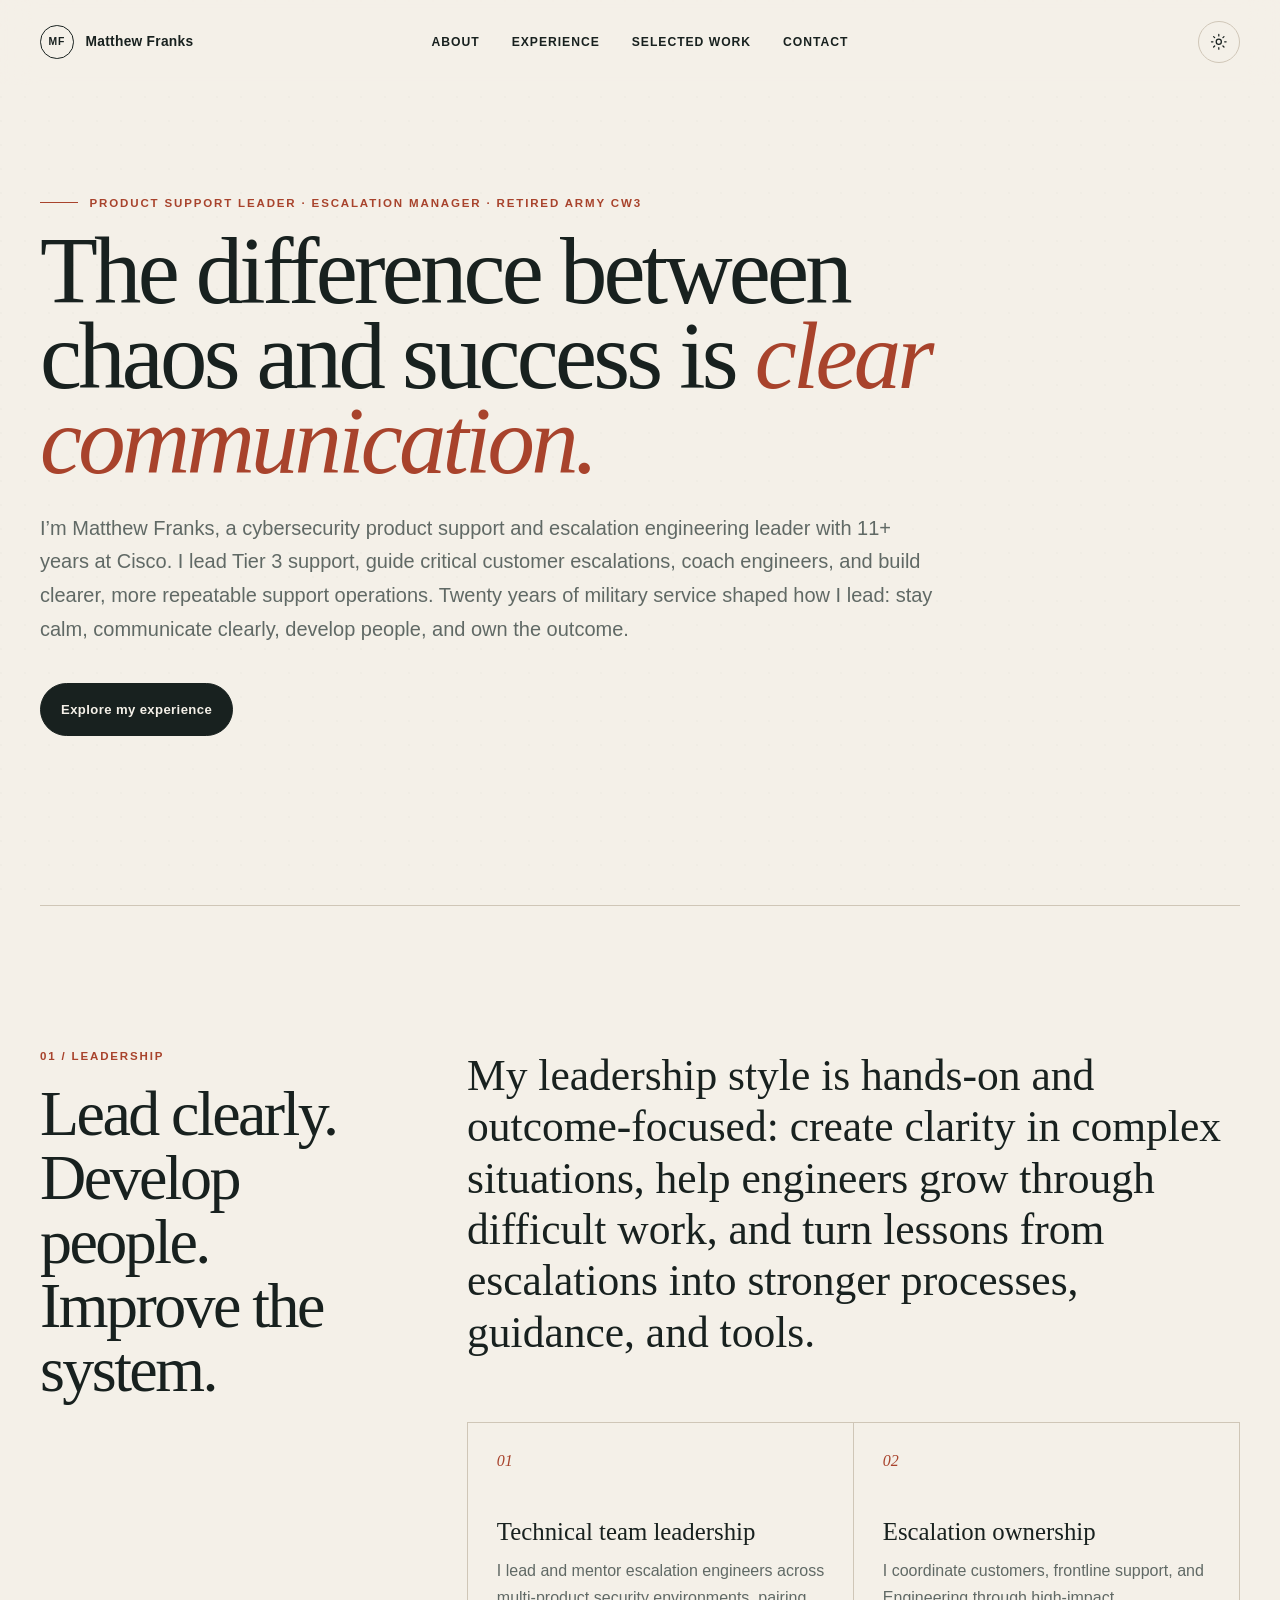
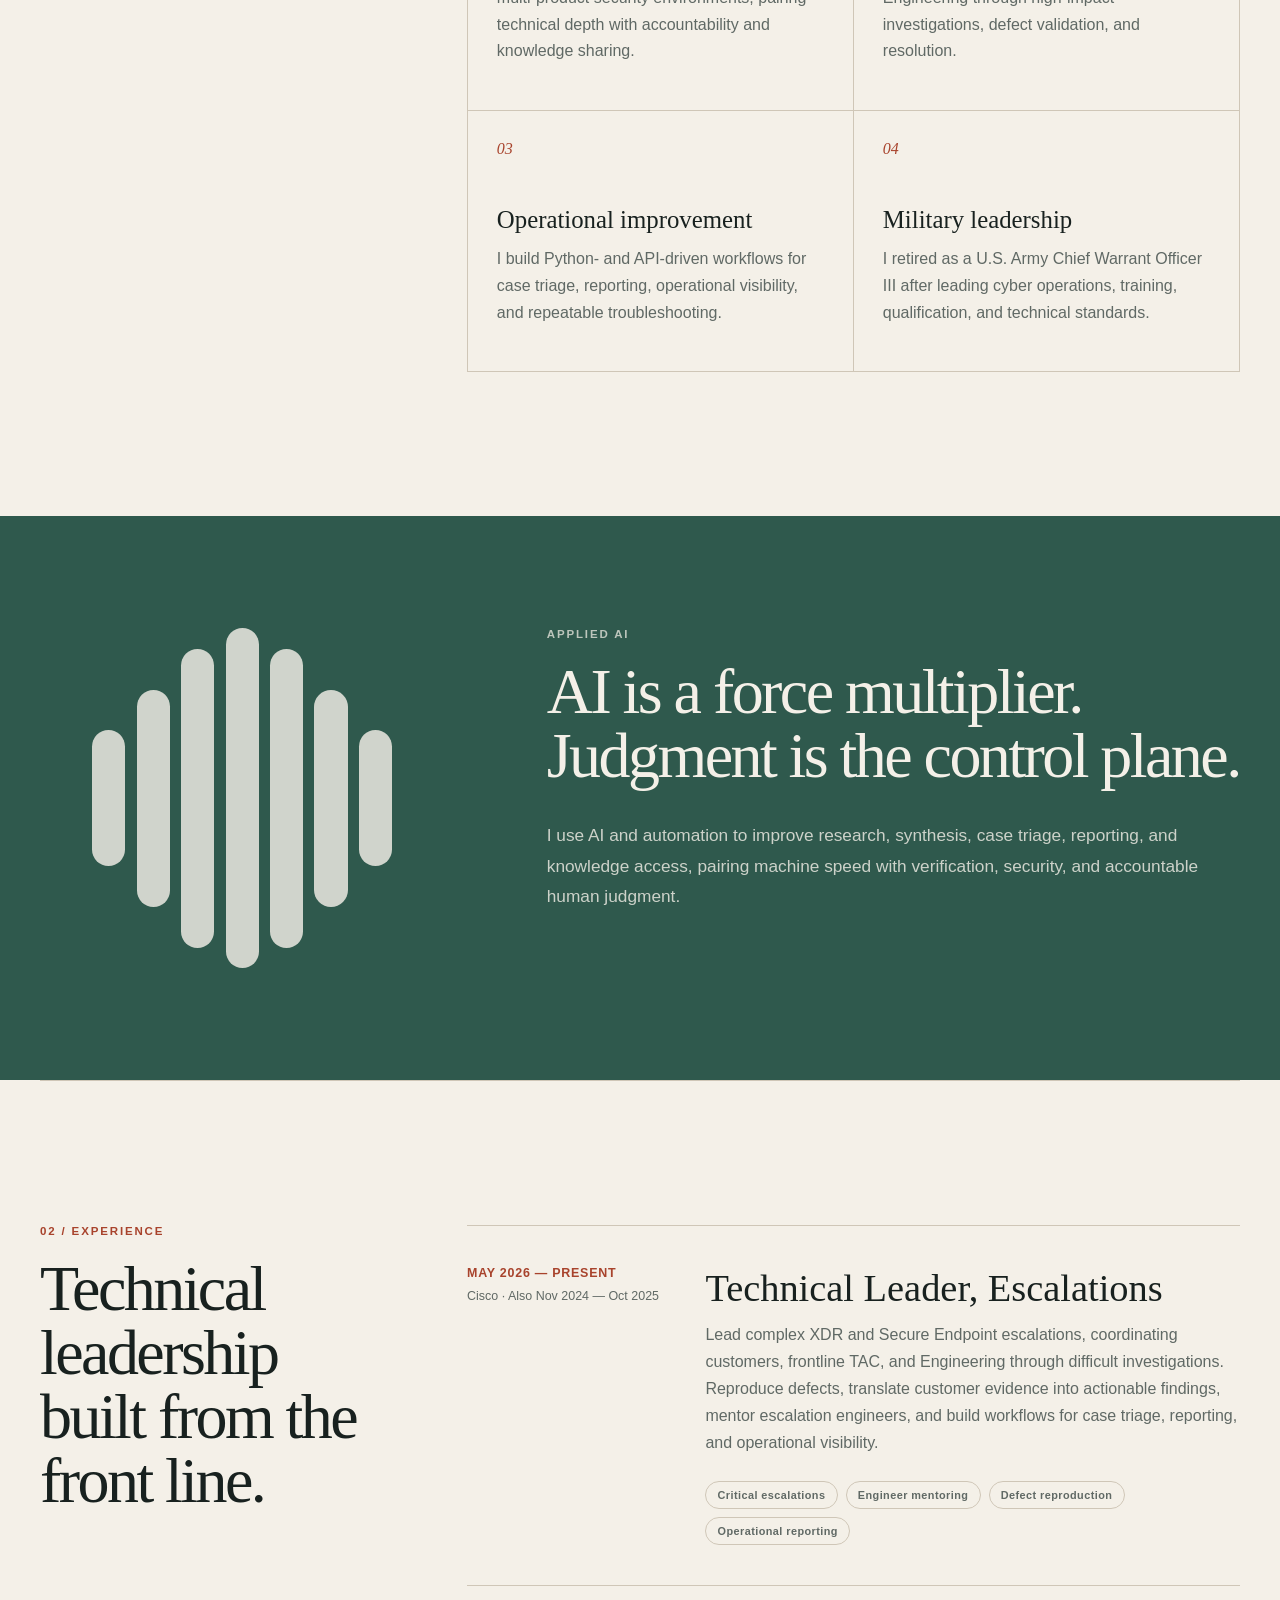
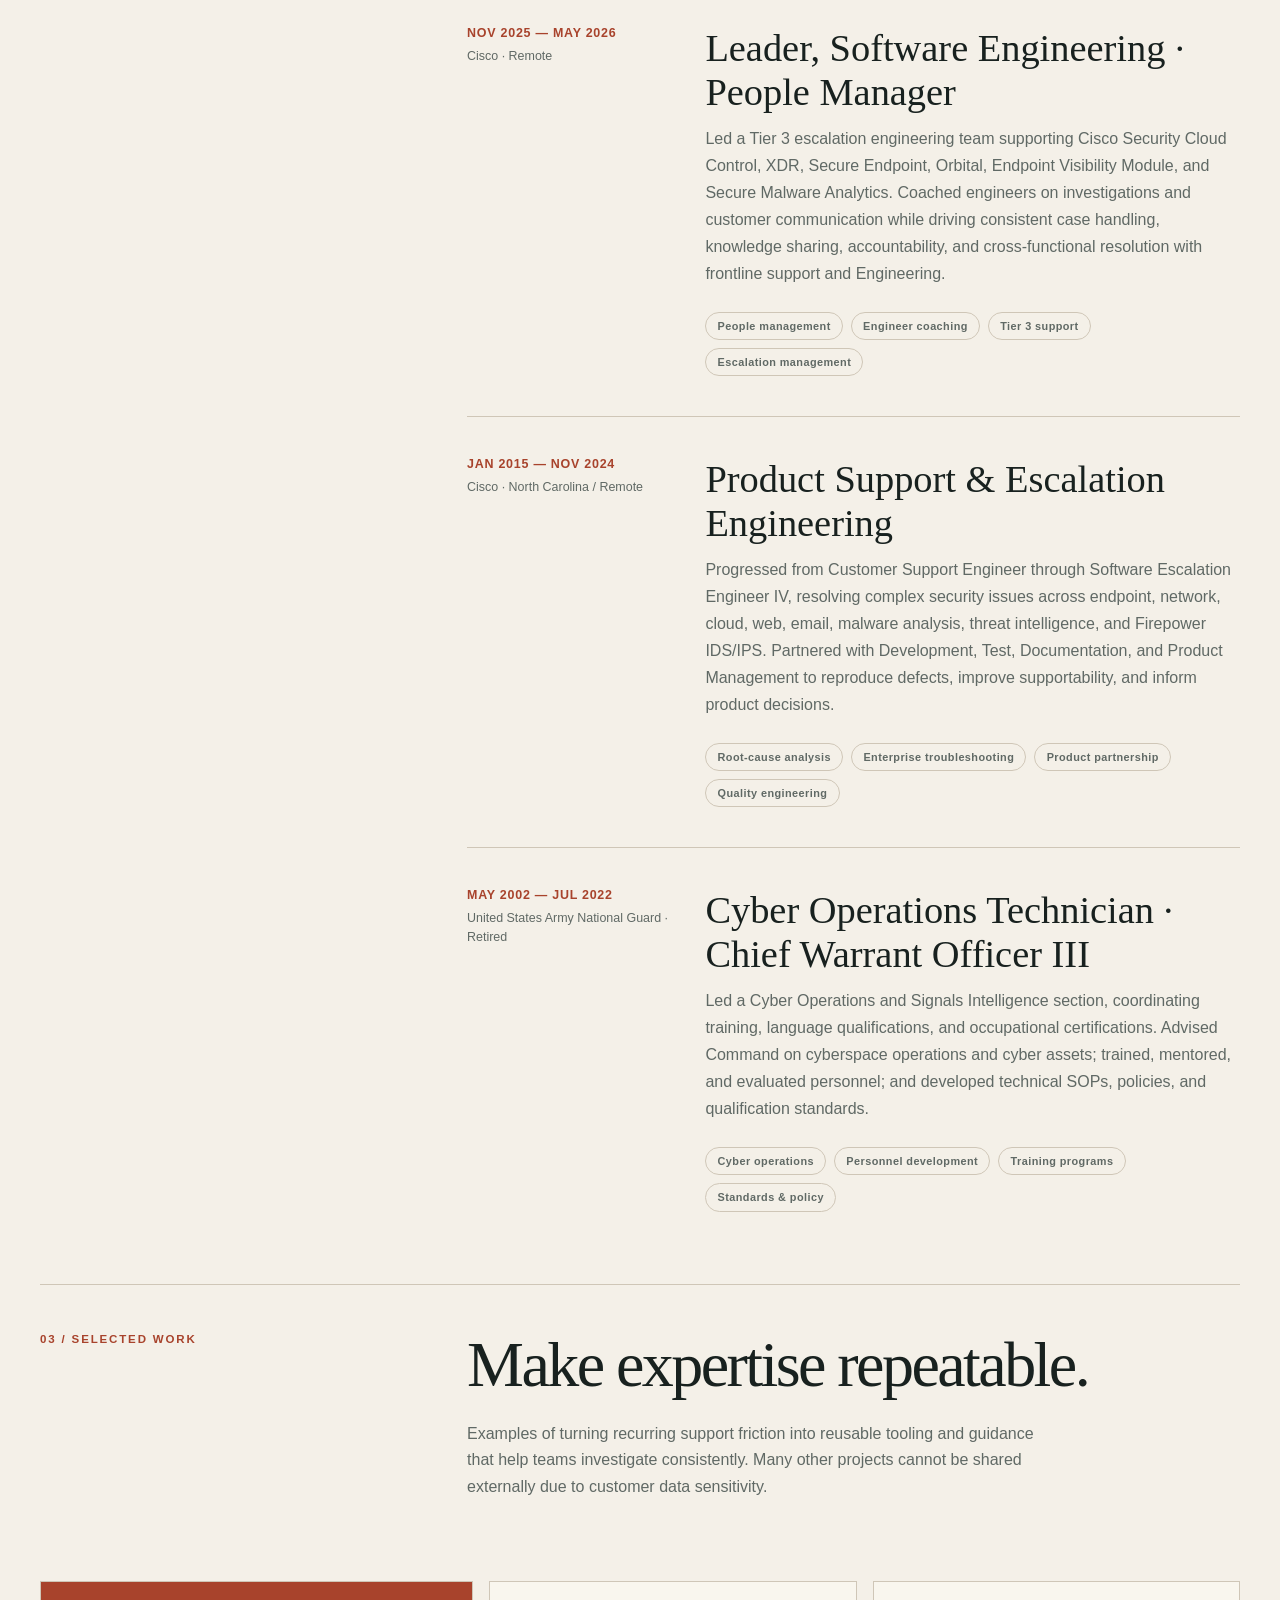
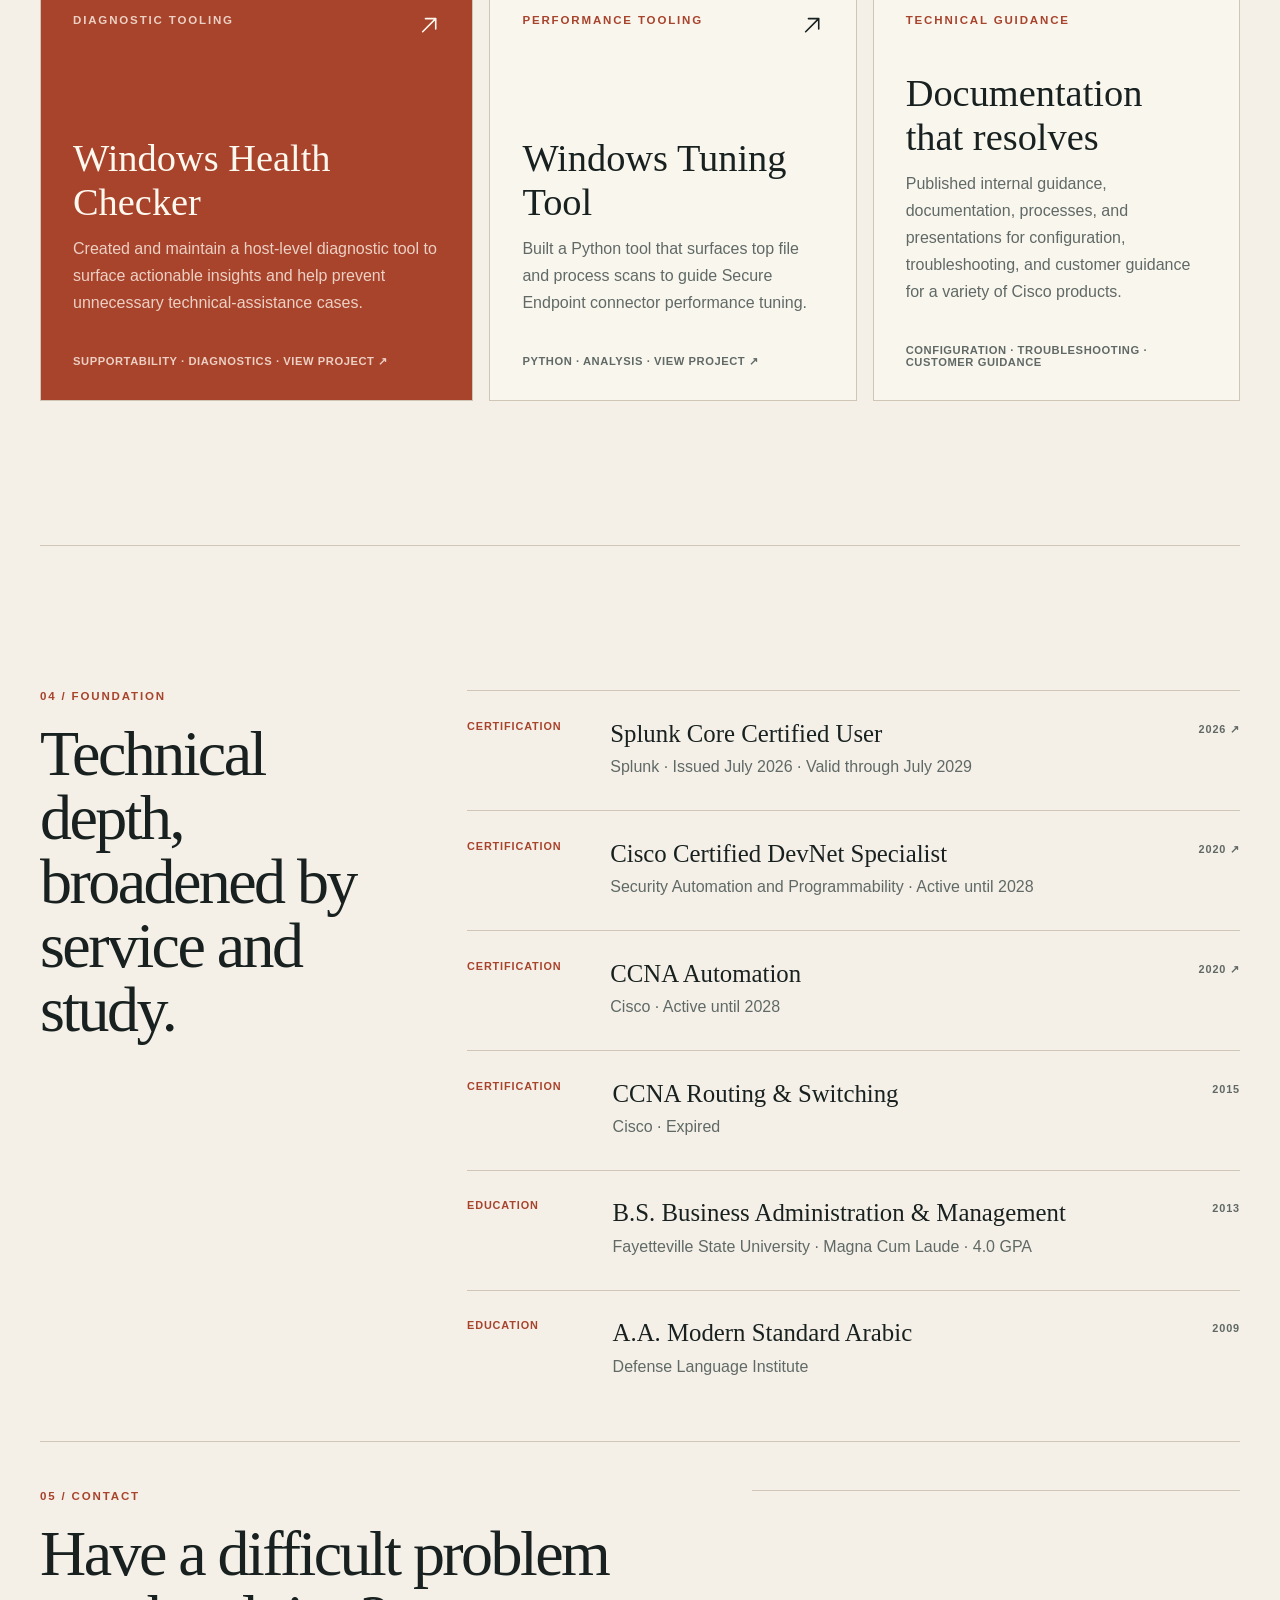
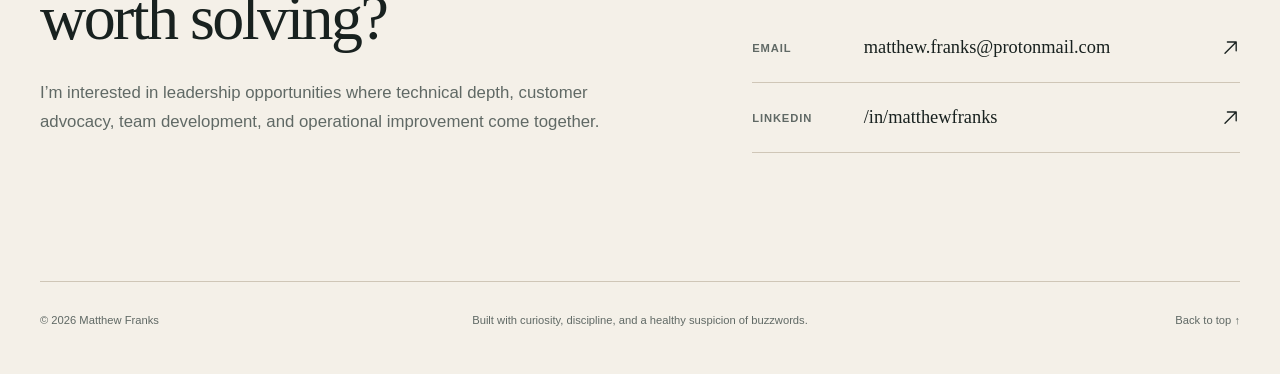
<file: index.html>
<!doctype html>
<html lang="en" data-theme="light">
  <head>
    <meta charset="utf-8" />
    <meta name="viewport" content="width=device-width, initial-scale=1" />
    <meta
      name="description"
      content="Matthew Franks is a cybersecurity product support and escalation engineering leader with 11+ years at Cisco and 20 years of military service and cyber leadership."
    />
    <meta name="theme-color" content="#f4f0e8" />
    <meta property="og:title" content="Matthew Franks | Cybersecurity Product Support Leader" />
    <meta
      property="og:description"
      content="Technical team leadership, critical escalation management, support operations, practical AI, and military service."
    />
    <meta property="og:type" content="website" />
    <meta property="og:url" content="https://matthew-franks.com/" />
    <link rel="canonical" href="https://matthew-franks.com/" />
    <link rel="icon" href="assets/favicon.svg" type="image/svg+xml" />
    <link rel="stylesheet" href="styles.css" />
    <script src="app.js" defer></script>
    <script type="application/ld+json">
      {
        "@context": "https://schema.org",
        "@type": "Person",
        "name": "Matthew Franks",
        "url": "https://matthew-franks.com/",
        "jobTitle": "Cybersecurity Product Support and Escalation Engineering Leader",
        "email": "mailto:matthew.franks@protonmail.com",
        "address": {
          "@type": "PostalAddress",
          "addressLocality": "Clayton",
          "addressRegion": "NC",
          "addressCountry": "US"
        },
        "sameAs": ["https://www.linkedin.com/in/matthewfranks"]
      }
    </script>
    <title>Matthew Franks | Cybersecurity Product Support Leader</title>
  </head>
  <body>
    <a class="skip-link" href="#main">Skip to content</a>
    <header class="site-header" data-header>
      <a class="brand" href="#top" aria-label="Matthew Franks, home">
        <span class="brand-mark" aria-hidden="true">MF</span>
        <span class="brand-name">Matthew Franks</span>
      </a>

      <nav class="desktop-nav" aria-label="Primary navigation">
        <a href="#about">About</a>
        <a href="#experience">Experience</a>
        <a href="#work">Selected work</a>
        <a href="#contact">Contact</a>
      </nav>

      <div class="header-actions">
        <button class="icon-button" type="button" data-theme-toggle aria-label="Switch to dark theme">
          <svg class="sun-icon" viewBox="0 0 24 24" aria-hidden="true">
            <circle cx="12" cy="12" r="3.5"></circle>
            <path d="M12 2v2M12 20v2M4.93 4.93l1.42 1.42M17.65 17.65l1.42 1.42M2 12h2M20 12h2M4.93 19.07l1.42-1.42M17.65 6.35l1.42-1.42"></path>
          </svg>
          <svg class="moon-icon" viewBox="0 0 24 24" aria-hidden="true">
            <path d="M20.5 15.7A8.5 8.5 0 0 1 8.3 3.5a8.5 8.5 0 1 0 12.2 12.2Z"></path>
          </svg>
        </button>
        <button class="menu-button" type="button" data-menu-toggle aria-expanded="false" aria-controls="mobile-nav">
          <span></span><span></span>
          <span class="sr-only">Open menu</span>
        </button>
      </div>

      <nav class="mobile-nav" id="mobile-nav" data-mobile-nav aria-label="Mobile navigation">
        <a href="#about">About</a>
        <a href="#experience">Experience</a>
        <a href="#work">Selected work</a>
        <a href="#contact">Contact</a>
      </nav>
    </header>

    <main id="main">
      <section class="hero" id="top" aria-labelledby="hero-title">
        <div class="hero-copy reveal">
          <p class="eyebrow"><span></span> Product support leader · escalation manager · retired Army CW3</p>
          <h1 id="hero-title">The difference between chaos and success is <em>clear communication.</em></h1>
          <p class="hero-intro">
            I’m Matthew Franks, a cybersecurity product support and escalation engineering leader with 11+ years at
            Cisco. I lead Tier 3 support, guide critical customer escalations, coach engineers, and build clearer,
            more repeatable support operations. Twenty years of military service shaped how I lead: stay calm,
            communicate clearly, develop people, and own the outcome.
          </p>
          <div class="hero-actions">
            <a class="button button-primary" href="#experience">Explore my experience</a>
          </div>
        </div>

      </section>

      <section class="section about" id="about" aria-labelledby="about-title">
        <div class="section-heading reveal">
          <p class="section-number">01 / Leadership</p>
          <h2 id="about-title">Lead clearly.<br />Develop people.<br />Improve the system.</h2>
        </div>
        <div class="about-content">
          <p class="lead reveal">
            My leadership style is hands-on and outcome-focused: create clarity in complex situations, help engineers
            grow through difficult work, and turn lessons from escalations into stronger processes, guidance, and tools.
          </p>
          <div class="strength-grid">
            <article class="strength-card reveal">
              <span class="card-number">01</span>
              <h3>Technical team leadership</h3>
              <p>I lead and mentor escalation engineers across multi-product security environments, pairing technical depth with accountability and knowledge sharing.</p>
            </article>
            <article class="strength-card reveal">
              <span class="card-number">02</span>
              <h3>Escalation ownership</h3>
              <p>I coordinate customers, frontline support, and Engineering through high-impact investigations, defect validation, and resolution.</p>
            </article>
            <article class="strength-card reveal">
              <span class="card-number">03</span>
              <h3>Operational improvement</h3>
              <p>I build Python- and API-driven workflows for case triage, reporting, operational visibility, and repeatable troubleshooting.</p>
            </article>
            <article class="strength-card reveal">
              <span class="card-number">04</span>
              <h3>Military leadership</h3>
              <p>I retired as a U.S. Army Chief Warrant Officer III after leading cyber operations, training, qualification, and technical standards.</p>
            </article>
          </div>
        </div>
      </section>

      <section class="ai-band" aria-labelledby="ai-title">
        <div class="ai-signal reveal" aria-hidden="true">
          <span></span><span></span><span></span><span></span><span></span><span></span><span></span>
        </div>
        <div class="ai-copy reveal">
          <p class="section-number">Applied AI</p>
          <h2 id="ai-title">AI is a force multiplier.<br />Judgment is the control plane.</h2>
          <p>
            I use AI and automation to improve research, synthesis, case triage, reporting, and knowledge access,
            pairing machine speed with verification, security, and accountable human judgment.
          </p>
        </div>
      </section>

      <section class="section experience" id="experience" aria-labelledby="experience-title">
        <div class="section-heading reveal">
          <p class="section-number">02 / Experience</p>
          <h2 id="experience-title">Technical leadership built from the front line.</h2>
        </div>
        <div class="timeline">
          <article class="timeline-item reveal">
            <div class="timeline-meta">
              <p>May 2026 — Present</p>
              <span>Cisco · Also Nov 2024 — Oct 2025</span>
            </div>
            <div class="timeline-body">
              <h3>Technical Leader, Escalations</h3>
              <p>
                Lead complex XDR and Secure Endpoint escalations, coordinating customers, frontline TAC, and
                Engineering through difficult investigations. Reproduce defects, translate customer evidence into
                actionable findings, mentor escalation engineers, and build workflows for case triage, reporting, and
                operational visibility.
              </p>
              <ul class="tag-list" aria-label="Technical Leader focus areas">
                <li>Critical escalations</li><li>Engineer mentoring</li><li>Defect reproduction</li><li>Operational reporting</li>
              </ul>
            </div>
          </article>

          <article class="timeline-item reveal">
            <div class="timeline-meta">
              <p>Nov 2025 — May 2026</p>
              <span>Cisco · Remote</span>
            </div>
            <div class="timeline-body">
              <h3>Leader, Software Engineering · People Manager</h3>
              <p>
                Led a Tier 3 escalation engineering team supporting Cisco Security Cloud Control, XDR, Secure Endpoint,
                Orbital, Endpoint Visibility Module, and Secure Malware Analytics. Coached engineers on investigations
                and customer communication while driving consistent case handling, knowledge sharing, accountability,
                and cross-functional resolution with frontline support and Engineering.
              </p>
              <ul class="tag-list" aria-label="Software Engineering Leader focus areas">
                <li>People management</li><li>Engineer coaching</li><li>Tier 3 support</li><li>Escalation management</li>
              </ul>
            </div>
          </article>

          <article class="timeline-item reveal">
            <div class="timeline-meta">
              <p>Jan 2015 — Nov 2024</p>
              <span>Cisco · North Carolina / Remote</span>
            </div>
            <div class="timeline-body">
              <h3>Product Support & Escalation Engineering</h3>
              <p>
                Progressed from Customer Support Engineer through Software Escalation Engineer IV, resolving complex
                security issues across endpoint, network, cloud, web, email, malware analysis, threat intelligence, and
                Firepower IDS/IPS. Partnered with Development, Test, Documentation, and Product Management to reproduce
                defects, improve supportability, and inform product decisions.
              </p>
              <ul class="tag-list" aria-label="Product support focus areas">
                <li>Root-cause analysis</li><li>Enterprise troubleshooting</li><li>Product partnership</li><li>Quality engineering</li>
              </ul>
            </div>
          </article>

          <article class="timeline-item reveal">
            <div class="timeline-meta">
              <p>May 2002 — Jul 2022</p>
              <span>United States Army National Guard · Retired</span>
            </div>
            <div class="timeline-body">
              <h3>Cyber Operations Technician · Chief Warrant Officer III</h3>
              <p>
                Led a Cyber Operations and Signals Intelligence section, coordinating training, language qualifications,
                and occupational certifications. Advised Command on cyberspace operations and cyber assets; trained,
                mentored, and evaluated personnel; and developed technical SOPs, policies, and qualification standards.
              </p>
              <ul class="tag-list" aria-label="Military leadership focus areas">
                <li>Cyber operations</li><li>Personnel development</li><li>Training programs</li><li>Standards & policy</li>
              </ul>
            </div>
          </article>

        </div>
      </section>

      <section class="section work" id="work" aria-labelledby="work-title">
        <div class="section-heading reveal">
          <p class="section-number">03 / Selected work</p>
          <h2 id="work-title">Make expertise repeatable.</h2>
          <p class="section-intro">Examples of turning recurring support friction into reusable tooling and guidance that help teams investigate consistently. Many other projects cannot be shared externally due to customer data sensitivity.</p>
        </div>
        <div class="work-grid">
          <a
            class="work-card work-card-featured reveal"
            href="https://github.com/mafranks/CSE_Health_Checker"
            target="_blank"
            rel="noreferrer"
          >
            <div class="work-card-top">
              <span class="work-type">Diagnostic tooling</span>
              <svg viewBox="0 0 24 24" aria-hidden="true"><path d="M5 19 19 5M8 5h11v11"></path></svg>
            </div>
            <h3>Windows Health Checker</h3>
            <p>Created and maintain a host-level diagnostic tool to surface actionable insights and help prevent unnecessary technical-assistance cases.</p>
            <span class="work-tech">Supportability · Diagnostics · View project ↗</span>
          </a>

          <a
            class="work-card reveal"
            href="https://github.com/CiscoSecurity/amp-05-windows-tune"
            target="_blank"
            rel="noreferrer"
          >
            <div class="work-card-top">
              <span class="work-type">Performance tooling</span>
              <svg viewBox="0 0 24 24" aria-hidden="true"><path d="M5 19 19 5M8 5h11v11"></path></svg>
            </div>
            <h3>Windows Tuning Tool</h3>
            <p>Built a Python tool that surfaces top file and process scans to guide Secure Endpoint connector performance tuning.</p>
            <span class="work-tech">Python · Analysis · View project ↗</span>
          </a>

          <article class="work-card work-card-static reveal">
            <div class="work-card-top">
              <span class="work-type">Technical guidance</span>
            </div>
            <h3>Documentation that resolves</h3>
            <p>Published internal guidance, documentation, processes, and presentations for configuration, troubleshooting, and customer guidance for a variety of Cisco products.</p>
            <span class="work-tech">Configuration · Troubleshooting · Customer guidance</span>
          </article>
        </div>
      </section>

      <section class="section credentials" aria-labelledby="credentials-title">
        <div class="section-heading reveal">
          <p class="section-number">04 / Foundation</p>
          <h2 id="credentials-title">Technical depth, broadened by service and study.</h2>
        </div>
        <div class="credential-list">
          <a
            class="credential credential-link reveal"
            href="https://www.credly.com/badges/99fcb1b1-d630-49a5-93c2-310d454e0733/linked_in_profile"
            target="_blank"
            rel="noreferrer"
          >
            <span>Certification</span>
            <div>
              <h3>Splunk Core Certified User</h3>
              <p>Splunk · Issued July 2026 · Valid through July 2029</p>
            </div>
            <p class="credential-year">2026</p>
          </a>
          <a
            class="credential credential-link reveal"
            href="https://www.credly.com/badges/4f5cfa66-0d8d-4920-82dc-45a0ebe1dcce/linked_in_profile"
            target="_blank"
            rel="noreferrer"
          >
            <span>Certification</span>
            <div>
              <h3>Cisco Certified DevNet Specialist</h3>
              <p>Security Automation and Programmability · Active until 2028</p>
            </div>
            <p class="credential-year">2020</p>
          </a>
          <a
            class="credential credential-link reveal"
            href="https://www.credly.com/badges/6548aad6-54a6-44ff-acab-68859383d7c9/linked_in_profile"
            target="_blank"
            rel="noreferrer"
          >
            <span>Certification</span>
            <div>
              <h3>CCNA Automation</h3>
              <p>Cisco · Active until 2028</p>
            </div>
            <p class="credential-year">2020</p>
          </a>
          <article class="credential reveal">
            <span>Certification</span>
            <div>
              <h3>CCNA Routing & Switching</h3>
              <p>Cisco · Expired</p>
            </div>
            <p class="credential-year">2015</p>
          </article>
          <article class="credential reveal">
            <span>Education</span>
            <div>
              <h3>B.S. Business Administration & Management</h3>
              <p>Fayetteville State University · Magna Cum Laude · 4.0 GPA</p>
            </div>
            <p class="credential-year">2013</p>
          </article>
          <article class="credential reveal">
            <span>Education</span>
            <div>
              <h3>A.A. Modern Standard Arabic</h3>
              <p>Defense Language Institute</p>
            </div>
            <p class="credential-year">2009</p>
          </article>
        </div>
      </section>

      <section class="contact" id="contact" aria-labelledby="contact-title">
        <div class="contact-copy reveal">
          <p class="section-number">05 / Contact</p>
          <h2 id="contact-title">Have a difficult problem worth solving?</h2>
          <p>I’m interested in leadership opportunities where technical depth, customer advocacy, team development, and operational improvement come together.</p>
        </div>
        <div class="contact-actions reveal">
          <a class="contact-link" href="mailto:matthew.franks@protonmail.com">
            <span>Email</span>
            <strong>matthew.franks@protonmail.com</strong>
            <svg viewBox="0 0 24 24" aria-hidden="true"><path d="M5 19 19 5M8 5h11v11"></path></svg>
          </a>
          <a class="contact-link" href="https://www.linkedin.com/in/matthewfranks" target="_blank" rel="noreferrer">
            <span>LinkedIn</span>
            <strong>/in/matthewfranks</strong>
            <svg viewBox="0 0 24 24" aria-hidden="true"><path d="M5 19 19 5M8 5h11v11"></path></svg>
          </a>
        </div>
      </section>
    </main>

    <footer class="site-footer">
      <p>© <span data-year></span> Matthew Franks</p>
      <p>Built with curiosity, discipline, and a healthy suspicion of buzzwords.</p>
      <a href="#top">Back to top ↑</a>
    </footer>
  </body>
</html>
</file>
<file: styles.css>
:root {
  color-scheme: light;
  --bg: #f4f0e8;
  --surface: #fbf8f1;
  --ink: #18211f;
  --muted: #606965;
  --soft: #e5ded1;
  --line: #cfc6b7;
  --accent: #a8432c;
  --accent-strong: #84331f;
  --forest: #2f594d;
  --shadow: 0 24px 70px rgba(33, 42, 38, 0.11);
  --max: 1240px;
  --serif: Iowan Old Style, Baskerville, "Times New Roman", serif;
  --sans: "Avenir Next", Avenir, "Segoe UI", Helvetica, Arial, sans-serif;
}

[data-theme="dark"] {
  color-scheme: dark;
  --bg: #14201d;
  --surface: #1b2925;
  --ink: #f1eadc;
  --muted: #adb8b1;
  --soft: #243630;
  --line: #3a4c46;
  --accent: #e17a5f;
  --accent-strong: #f08c70;
  --forest: #b9d6ca;
  --shadow: 0 24px 70px rgba(0, 0, 0, 0.32);
}

*,
*::before,
*::after {
  box-sizing: border-box;
}

html {
  scroll-behavior: smooth;
  scroll-padding-top: 100px;
}

body {
  margin: 0;
  background: var(--bg);
  color: var(--ink);
  font-family: var(--sans);
  -webkit-font-smoothing: antialiased;
}

body::before {
  position: fixed;
  inset: 0;
  z-index: -1;
  background-image: radial-gradient(circle at 1px 1px, color-mix(in srgb, var(--ink) 8%, transparent) 1px, transparent 0);
  background-size: 24px 24px;
  content: "";
  pointer-events: none;
  opacity: 0.18;
}

a {
  color: inherit;
  text-decoration: none;
}

button,
a {
  -webkit-tap-highlight-color: transparent;
}

button {
  color: inherit;
  font: inherit;
}

svg {
  fill: none;
  stroke: currentColor;
  stroke-linecap: round;
  stroke-linejoin: round;
  stroke-width: 1.7;
}

::selection {
  background: var(--accent);
  color: #fffaf2;
}

.skip-link {
  position: fixed;
  top: 1rem;
  left: 1rem;
  z-index: 100;
  padding: 0.8rem 1rem;
  background: var(--ink);
  color: var(--bg);
  transform: translateY(-160%);
}

.skip-link:focus {
  transform: translateY(0);
}

.site-header {
  position: sticky;
  top: 0;
  z-index: 50;
  display: grid;
  grid-template-columns: 1fr auto 1fr;
  align-items: center;
  width: 100%;
  max-width: calc(var(--max) + 80px);
  margin: 0 auto;
  padding: 1.3rem 40px;
  border-bottom: 1px solid transparent;
  background: color-mix(in srgb, var(--bg) 88%, transparent);
  backdrop-filter: blur(16px);
  transition: border-color 180ms ease, padding 180ms ease;
}

.site-header.is-scrolled {
  border-color: var(--line);
  padding-top: 0.9rem;
  padding-bottom: 0.9rem;
}

.brand {
  display: inline-flex;
  align-items: center;
  width: fit-content;
  gap: 0.75rem;
  font-size: 0.86rem;
  font-weight: 650;
  letter-spacing: 0.02em;
}

.brand-mark {
  display: grid;
  width: 2.1rem;
  height: 2.1rem;
  place-items: center;
  border: 1px solid var(--ink);
  border-radius: 50%;
  font-size: 0.65rem;
  letter-spacing: 0.08em;
}

.desktop-nav {
  display: flex;
  align-items: center;
  gap: 2rem;
  font-size: 0.76rem;
  font-weight: 600;
  letter-spacing: 0.08em;
  text-transform: uppercase;
}

.desktop-nav a,
.site-footer a {
  position: relative;
}

.desktop-nav a::after,
.site-footer a::after {
  position: absolute;
  right: 0;
  bottom: -0.35rem;
  left: 0;
  height: 1px;
  background: var(--accent);
  content: "";
  transform: scaleX(0);
  transform-origin: right;
  transition: transform 180ms ease;
}

.desktop-nav a:hover::after,
.desktop-nav a:focus-visible::after,
.site-footer a:hover::after,
.site-footer a:focus-visible::after {
  transform: scaleX(1);
  transform-origin: left;
}

.header-actions {
  display: flex;
  justify-content: flex-end;
  gap: 0.6rem;
}

.icon-button,
.menu-button {
  display: grid;
  width: 2.65rem;
  height: 2.65rem;
  padding: 0;
  place-items: center;
  border: 1px solid var(--line);
  border-radius: 50%;
  background: transparent;
  cursor: pointer;
  transition: background 160ms ease, border-color 160ms ease, transform 160ms ease;
}

.icon-button:hover,
.menu-button:hover {
  border-color: var(--ink);
  background: var(--surface);
  transform: translateY(-2px);
}

.icon-button svg {
  width: 1.1rem;
  height: 1.1rem;
}

.moon-icon,
[data-theme="dark"] .sun-icon {
  display: none;
}

[data-theme="dark"] .moon-icon {
  display: block;
}

.menu-button,
.mobile-nav {
  display: none;
}

.hero,
.section,
.contact {
  width: min(calc(100% - 80px), var(--max));
  margin: 0 auto;
}

.hero {
  position: relative;
  min-height: calc(100vh - 80px);
  padding: 7rem 0 8rem;
  overflow: hidden;
}

.hero-copy {
  max-width: 1040px;
}

.eyebrow,
.section-number,
.work-type {
  margin: 0 0 1.25rem;
  color: var(--accent);
  font-size: 0.72rem;
  font-weight: 700;
  letter-spacing: 0.16em;
  text-transform: uppercase;
}

.eyebrow {
  display: flex;
  align-items: center;
  gap: 0.7rem;
}

.eyebrow span {
  width: 2.4rem;
  height: 1px;
  background: currentColor;
}

h1,
h2,
h3,
p {
  margin-top: 0;
}

h1,
h2 {
  font-family: var(--serif);
  font-weight: 500;
  letter-spacing: -0.04em;
}

h1 {
  max-width: 990px;
  margin-bottom: 1.7rem;
  font-size: clamp(4rem, 7.4vw, 7.2rem);
  line-height: 0.9;
}

h1 em {
  color: var(--accent);
  font-weight: 400;
}

.hero-intro {
  max-width: 900px;
  margin-bottom: 2.3rem;
  color: var(--muted);
  font-size: clamp(1.04rem, 1.6vw, 1.25rem);
  line-height: 1.68;
}

.hero-actions {
  display: flex;
  flex-wrap: wrap;
  gap: 0.9rem;
}

.button {
  display: inline-flex;
  min-height: 3.3rem;
  align-items: center;
  justify-content: center;
  gap: 0.6rem;
  padding: 0.8rem 1.25rem;
  border: 1px solid var(--ink);
  border-radius: 999px;
  font-size: 0.82rem;
  font-weight: 700;
  letter-spacing: 0.03em;
  transition: transform 160ms ease, background 160ms ease, color 160ms ease;
}

.button svg {
  width: 1rem;
}

.button:hover,
.button:focus-visible {
  transform: translateY(-3px);
}

.button-primary {
  background: var(--ink);
  color: var(--bg);
}

.button-primary:hover,
.button-primary:focus-visible {
  background: var(--accent);
  border-color: var(--accent);
  color: #fff8ee;
}

.button-secondary:hover,
.button-secondary:focus-visible {
  background: var(--surface);
}

.section {
  display: grid;
  grid-template-columns: 0.42fr 1fr;
  gap: clamp(3rem, 8vw, 8rem);
  padding: 9rem 0;
  border-top: 1px solid var(--line);
}

.section-heading h2,
.ai-copy h2,
.contact h2 {
  margin-bottom: 0;
  font-size: clamp(2.8rem, 5vw, 5.2rem);
  line-height: 1;
}

.about-content .lead {
  max-width: 780px;
  margin-bottom: 4rem;
  font-family: var(--serif);
  font-size: clamp(1.8rem, 3.4vw, 3.1rem);
  line-height: 1.18;
}

.strength-grid {
  display: grid;
  grid-template-columns: 1fr 1fr;
  border-top: 1px solid var(--line);
  border-left: 1px solid var(--line);
}

.strength-card {
  min-height: 260px;
  padding: 1.8rem;
  border-right: 1px solid var(--line);
  border-bottom: 1px solid var(--line);
  transition: background 180ms ease, transform 180ms ease;
}

.strength-card:hover {
  background: var(--surface);
  transform: translateY(-4px);
}

.card-number {
  display: block;
  margin-bottom: 3rem;
  color: var(--accent);
  font-family: var(--serif);
  font-style: italic;
}

.strength-card h3,
.timeline-body h3,
.work-card h3,
.credential h3 {
  margin-bottom: 0.75rem;
  font-family: var(--serif);
  font-size: 1.55rem;
  font-weight: 500;
}

.strength-card p,
.timeline-body p,
.work-card p,
.credential p,
.section-intro {
  color: var(--muted);
  line-height: 1.68;
}

.ai-band {
  display: grid;
  grid-template-columns: minmax(320px, 0.7fr) minmax(0, 1.2fr);
  gap: clamp(3rem, 8vw, 8rem);
  padding: 7rem max(40px, calc((100vw - var(--max)) / 2));
  overflow: hidden;
  background: var(--forest);
  color: var(--bg);
}

[data-theme="dark"] .ai-band {
  background: #a94f39;
  color: #fff9ee;
}

.ai-band .section-number {
  color: color-mix(in srgb, currentColor 72%, transparent);
}

.ai-copy p:last-child {
  max-width: 720px;
  margin: 2rem 0 0;
  color: color-mix(in srgb, currentColor 80%, transparent);
  font-size: 1.08rem;
  line-height: 1.75;
}

.ai-signal {
  display: flex;
  min-height: 340px;
  align-items: center;
  justify-content: center;
  gap: 0.7rem;
}

.ai-signal span {
  width: clamp(1.2rem, 2.6vw, 2.5rem);
  height: 40%;
  border-radius: 999px;
  background: currentColor;
  opacity: 0.82;
  transform-origin: center;
  animation: signal 2.8s ease-in-out infinite;
}

.ai-signal span:nth-child(2),
.ai-signal span:nth-child(6) { height: 64%; animation-delay: -0.25s; }
.ai-signal span:nth-child(3),
.ai-signal span:nth-child(5) { height: 88%; animation-delay: -0.5s; }
.ai-signal span:nth-child(4) { height: 100%; animation-delay: -0.75s; }

@keyframes signal {
  0%, 100% { transform: scaleY(0.88); opacity: 0.64; }
  50% { transform: scaleY(1); opacity: 0.92; }
}

.experience .section-heading {
  position: sticky;
  top: 120px;
  align-self: start;
}

.experience {
  padding-bottom: 2rem;
}

.timeline {
  border-top: 1px solid var(--line);
}

.timeline-item {
  display: grid;
  grid-template-columns: 0.38fr 1fr;
  gap: 2.2rem;
  padding: 2.5rem 0;
  border-bottom: 1px solid var(--line);
}

.timeline-item:last-child {
  border-bottom: 0;
}

.timeline-meta p {
  margin-bottom: 0.35rem;
  color: var(--accent);
  font-size: 0.78rem;
  font-weight: 700;
  letter-spacing: 0.06em;
  text-transform: uppercase;
}

.timeline-meta span {
  color: var(--muted);
  font-size: 0.78rem;
  line-height: 1.45;
}

.timeline-body h3 {
  font-size: clamp(1.7rem, 3vw, 2.45rem);
}

.timeline-body p {
  max-width: 740px;
}

.tag-list {
  display: flex;
  flex-wrap: wrap;
  gap: 0.5rem;
  margin: 1.5rem 0 0;
  padding: 0;
  list-style: none;
}

.tag-list li {
  padding: 0.45rem 0.7rem;
  border: 1px solid var(--line);
  border-radius: 999px;
  color: var(--muted);
  font-size: 0.68rem;
  font-weight: 650;
  letter-spacing: 0.04em;
}

.work {
  display: block;
  padding-top: 3rem;
}

.work .section-heading {
  display: grid;
  grid-template-columns: 0.42fr 1fr;
  column-gap: clamp(3rem, 8vw, 8rem);
}

.work .section-number {
  grid-row: 1 / 3;
}

.section-intro {
  max-width: 580px;
  margin: 1.5rem 0 0;
}

.work-grid {
  display: grid;
  grid-template-columns: 1.18fr 1fr 1fr;
  gap: 1rem;
  margin-top: 5rem;
}

.work-card {
  display: flex;
  min-height: 420px;
  flex-direction: column;
  padding: 2rem;
  border: 1px solid var(--line);
  background: color-mix(in srgb, var(--surface) 70%, transparent);
  transition: transform 180ms ease, box-shadow 180ms ease;
}

.work-card-static:hover {
  box-shadow: none;
  transform: none;
}

.work-card:hover {
  box-shadow: var(--shadow);
  transform: translateY(-7px);
}

.work-card-featured {
  background: var(--accent);
  color: #fff8ee;
}

.work-card-featured p,
.work-card-featured .work-type,
.work-card-featured .work-tech {
  color: color-mix(in srgb, currentColor 78%, transparent);
}

.work-card-top {
  display: flex;
  align-items: flex-start;
  justify-content: space-between;
}

.work-card-top svg {
  width: 1.4rem;
  transition: transform 180ms ease;
}

.work-card:hover .work-card-top svg {
  transform: translate(3px, -3px);
}

.work-card h3 {
  max-width: 300px;
  margin-top: auto;
  font-size: clamp(1.8rem, 3vw, 2.8rem);
}

.work-tech {
  display: block;
  margin-top: 1.4rem;
  color: var(--muted);
  font-size: 0.7rem;
  font-weight: 700;
  letter-spacing: 0.05em;
  text-transform: uppercase;
}

.credential-list {
  border-top: 1px solid var(--line);
}

.credentials {
  padding-bottom: 2rem;
}

.credential {
  display: grid;
  grid-template-columns: 0.2fr 1fr auto;
  align-items: start;
  gap: 2rem;
  padding: 1.8rem 0;
  border-bottom: 1px solid var(--line);
}

.credential:last-child {
  border-bottom: 0;
}

.credential-link {
  transition: background 180ms ease, color 180ms ease;
}

.credential-link:hover,
.credential-link:focus-visible {
  background: var(--surface);
}

.credential-link .credential-year::after {
  content: " ↗";
}

.credential > span,
.credential-year {
  color: var(--accent);
  font-size: 0.68rem;
  font-weight: 700;
  letter-spacing: 0.08em;
  text-transform: uppercase;
}

.credential h3 {
  margin-bottom: 0.4rem;
}

.credential p {
  margin-bottom: 0;
}

.contact {
  display: grid;
  grid-template-columns: 1fr 0.8fr;
  gap: clamp(3rem, 8vw, 8rem);
  padding: 3rem 0 8rem;
  border-top: 1px solid var(--line);
}

.contact h2 {
  max-width: 720px;
  margin-bottom: 1.8rem;
}

.contact-copy > p:last-child {
  max-width: 650px;
  color: var(--muted);
  font-size: 1.05rem;
  line-height: 1.7;
}

.contact-actions {
  display: flex;
  flex-direction: column;
  justify-content: flex-end;
  border-top: 1px solid var(--line);
}

.contact-link {
  display: grid;
  grid-template-columns: 0.28fr 1fr auto;
  align-items: center;
  gap: 1rem;
  padding: 1.5rem 0;
  border-bottom: 1px solid var(--line);
}

.contact-link span {
  color: var(--muted);
  font-size: 0.7rem;
  font-weight: 700;
  letter-spacing: 0.08em;
  text-transform: uppercase;
}

.contact-link strong {
  overflow-wrap: anywhere;
  font-family: var(--serif);
  font-size: 1.15rem;
  font-weight: 500;
}

.contact-link svg {
  width: 1.2rem;
  transition: color 160ms ease, transform 160ms ease;
}

.contact-link:hover svg {
  color: var(--accent);
  transform: translate(3px, -3px);
}

.site-footer {
  display: grid;
  grid-template-columns: 1fr auto 1fr;
  width: min(calc(100% - 80px), var(--max));
  margin: 0 auto;
  padding: 2rem 0 3rem;
  border-top: 1px solid var(--line);
  color: var(--muted);
  font-size: 0.7rem;
}

.site-footer p {
  margin: 0;
}

.site-footer a {
  justify-self: end;
}

.reveal {
  opacity: 0;
  transform: translateY(24px);
  transition: opacity 700ms cubic-bezier(0.16, 1, 0.3, 1), transform 700ms cubic-bezier(0.16, 1, 0.3, 1);
}

.reveal.is-visible {
  opacity: 1;
  transform: none;
}

.sr-only {
  position: absolute;
  width: 1px;
  height: 1px;
  padding: 0;
  margin: -1px;
  overflow: hidden;
  clip: rect(0, 0, 0, 0);
  white-space: nowrap;
  border: 0;
}

:focus-visible {
  outline: 2px solid var(--accent);
  outline-offset: 4px;
}

@media (max-width: 980px) {
  .site-header {
    grid-template-columns: 1fr auto;
  }

  .desktop-nav {
    display: none;
  }

  .menu-button {
    display: grid;
    position: relative;
  }

  .menu-button > span:not(.sr-only) {
    position: absolute;
    display: block;
    width: 1rem;
    height: 1px;
    background: currentColor;
    transition: transform 180ms ease;
  }

  .menu-button > span:first-child {
    transform: translateY(-3px);
  }

  .menu-button > span:nth-child(2) {
    transform: translateY(3px);
  }

  .menu-button[aria-expanded="true"] > span:first-child {
    transform: rotate(45deg);
  }

  .menu-button[aria-expanded="true"] > span:nth-child(2) {
    transform: rotate(-45deg);
  }

  .mobile-nav {
    position: absolute;
    top: 100%;
    right: 24px;
    left: 24px;
    display: none;
    padding: 1rem;
    border: 1px solid var(--line);
    background: var(--surface);
    box-shadow: var(--shadow);
  }

  .mobile-nav.is-open {
    display: grid;
  }

  .mobile-nav a {
    padding: 1rem;
    border-bottom: 1px solid var(--line);
    font-family: var(--serif);
    font-size: 1.4rem;
  }

  .mobile-nav a:last-child {
    border-bottom: 0;
  }

  .hero {
    grid-template-columns: 1fr;
    min-height: auto;
    gap: 4rem;
  }

  .section,
  .contact {
    grid-template-columns: 1fr;
  }

  .experience .section-heading {
    position: static;
  }

  .work .section-heading {
    grid-template-columns: 1fr;
  }

  .work .section-number {
    grid-row: auto;
  }

  .work-grid {
    grid-template-columns: 1fr 1fr;
  }

  .work-card-featured {
    grid-column: 1 / -1;
  }

  .ai-band {
    grid-template-columns: 0.65fr 1fr;
  }

  .site-footer {
    grid-template-columns: 1fr auto;
    gap: 0.8rem;
  }

  .site-footer p:nth-child(2) {
    grid-column: 1 / -1;
    grid-row: 2;
  }
}

@media (max-width: 680px) {
  .site-header {
    padding-right: 20px;
    padding-left: 20px;
  }

  .brand-name {
    display: none;
  }

  .hero,
  .section,
  .contact,
  .site-footer {
    width: min(calc(100% - 40px), var(--max));
  }

  .hero {
    padding: 5rem 0 6rem;
  }

  h1 {
    font-size: clamp(3.3rem, 16vw, 5.3rem);
  }

  .hero-actions {
    align-items: stretch;
    flex-direction: column;
  }

  .button {
    width: 100%;
  }

  .section {
    gap: 3rem;
    padding: 6rem 0;
  }

  .strength-grid,
  .work-grid {
    grid-template-columns: 1fr;
  }

  .work-card-featured {
    grid-column: auto;
  }

  .strength-card {
    min-height: 230px;
  }

  .ai-band {
    grid-template-columns: 1fr;
    padding: 5rem 20px;
  }

  .ai-signal {
    min-height: 210px;
  }

  .timeline-item {
    grid-template-columns: 1fr;
    gap: 1.2rem;
  }

  .credential {
    grid-template-columns: 1fr auto;
  }

  .credential > span {
    grid-column: 1 / -1;
  }

  .contact {
    padding: 6rem 0;
  }

  .contact-link {
    grid-template-columns: 1fr auto;
  }

  .contact-link span {
    grid-column: 1 / -1;
  }

  .site-footer {
    grid-template-columns: 1fr;
  }

  .site-footer a {
    justify-self: start;
  }

  .site-footer p:nth-child(2) {
    grid-column: auto;
    grid-row: auto;
  }
}

@media (prefers-reduced-motion: reduce) {
  html {
    scroll-behavior: auto;
  }

  *,
  *::before,
  *::after {
    animation-duration: 0.01ms !important;
    animation-iteration-count: 1 !important;
    scroll-behavior: auto !important;
    transition-duration: 0.01ms !important;
  }

  .reveal {
    opacity: 1;
    transform: none;
  }
}

@media print {
  :root {
    --bg: #fff;
    --surface: #fff;
    --ink: #111;
    --muted: #444;
    --line: #ccc;
    --accent: #8c3522;
  }

  body::before,
  .site-header,
  .ai-band,
  .hero-actions,
  .site-footer {
    display: none;
  }

  .hero,
  .section,
  .contact {
    width: 100%;
    min-height: auto;
    padding: 2rem 0;
  }

  .hero {
    display: block;
  }

  h1 {
    font-size: 42pt;
  }

  .section,
  .contact {
    grid-template-columns: 1fr;
    gap: 1.5rem;
  }

  .strength-card,
  .work-card,
  .timeline-item,
  .credential {
    break-inside: avoid;
  }

  .reveal {
    opacity: 1;
    transform: none;
  }
}
</file>
